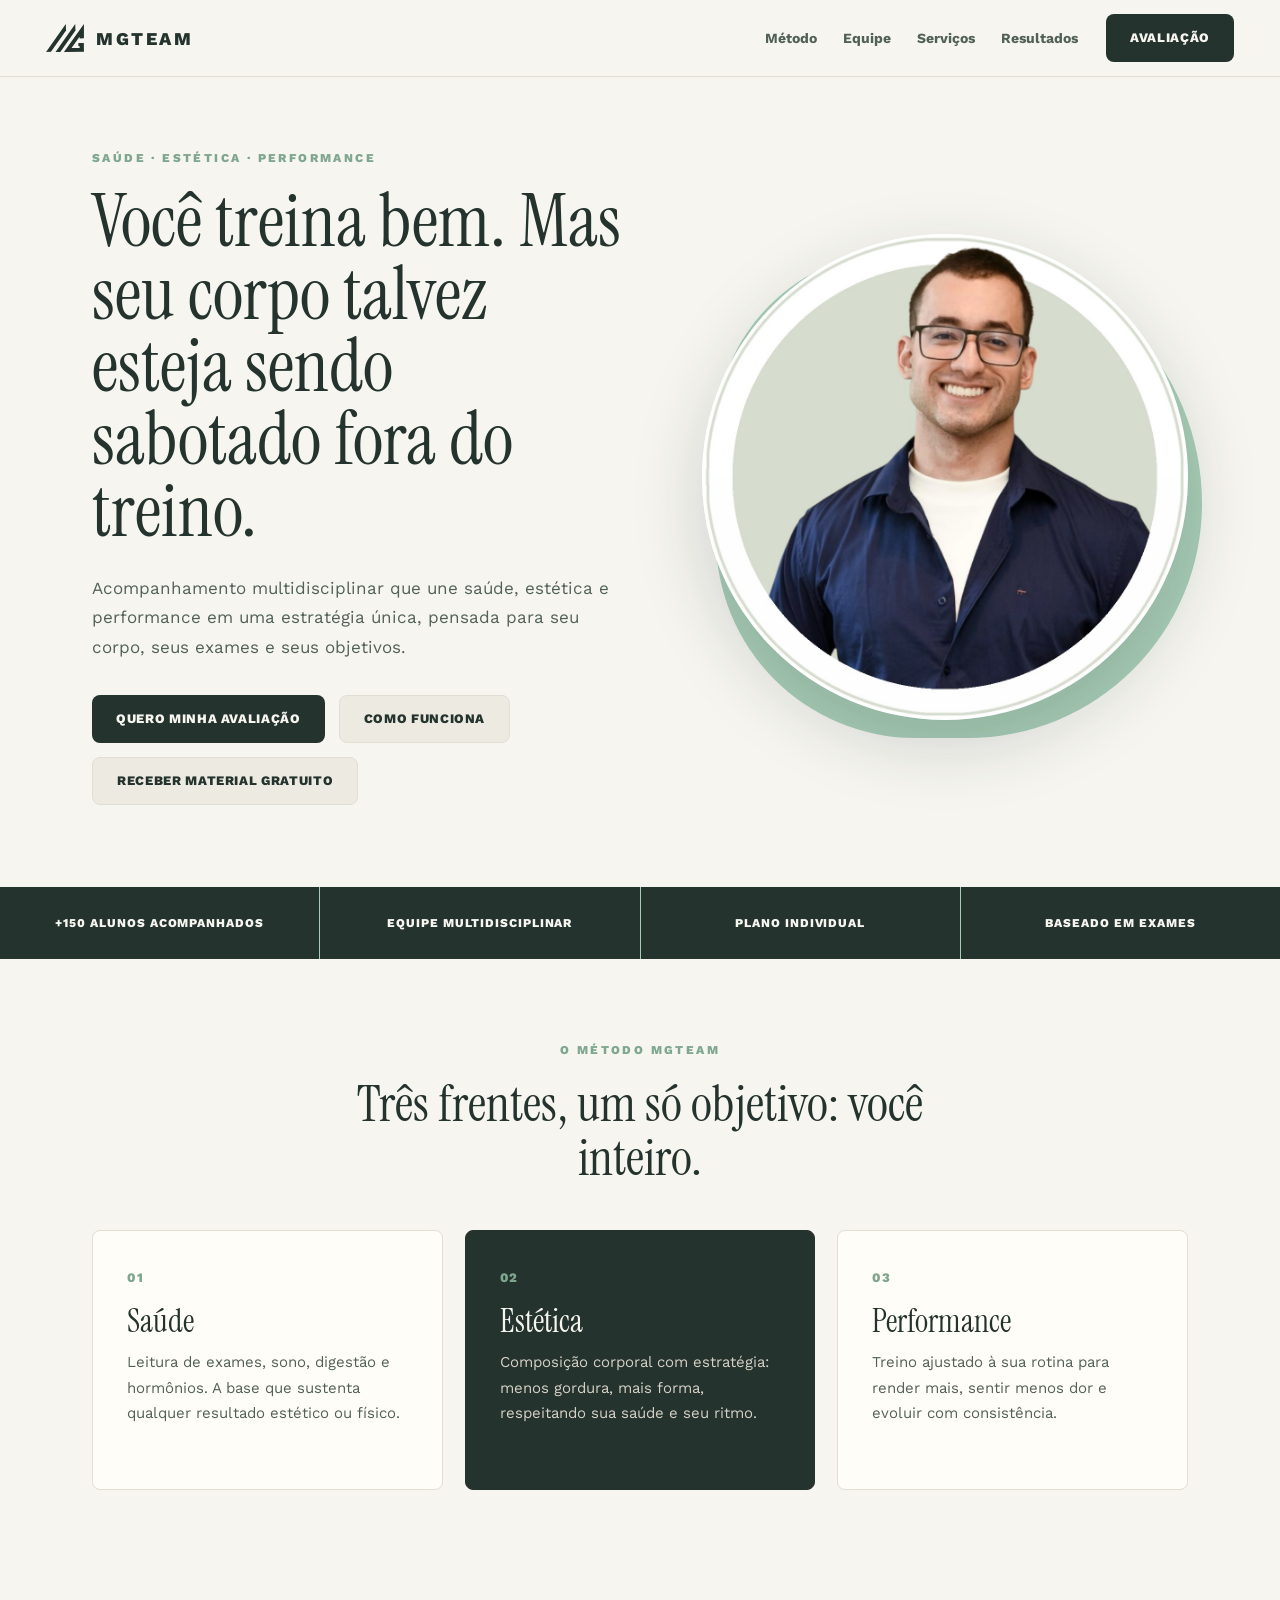
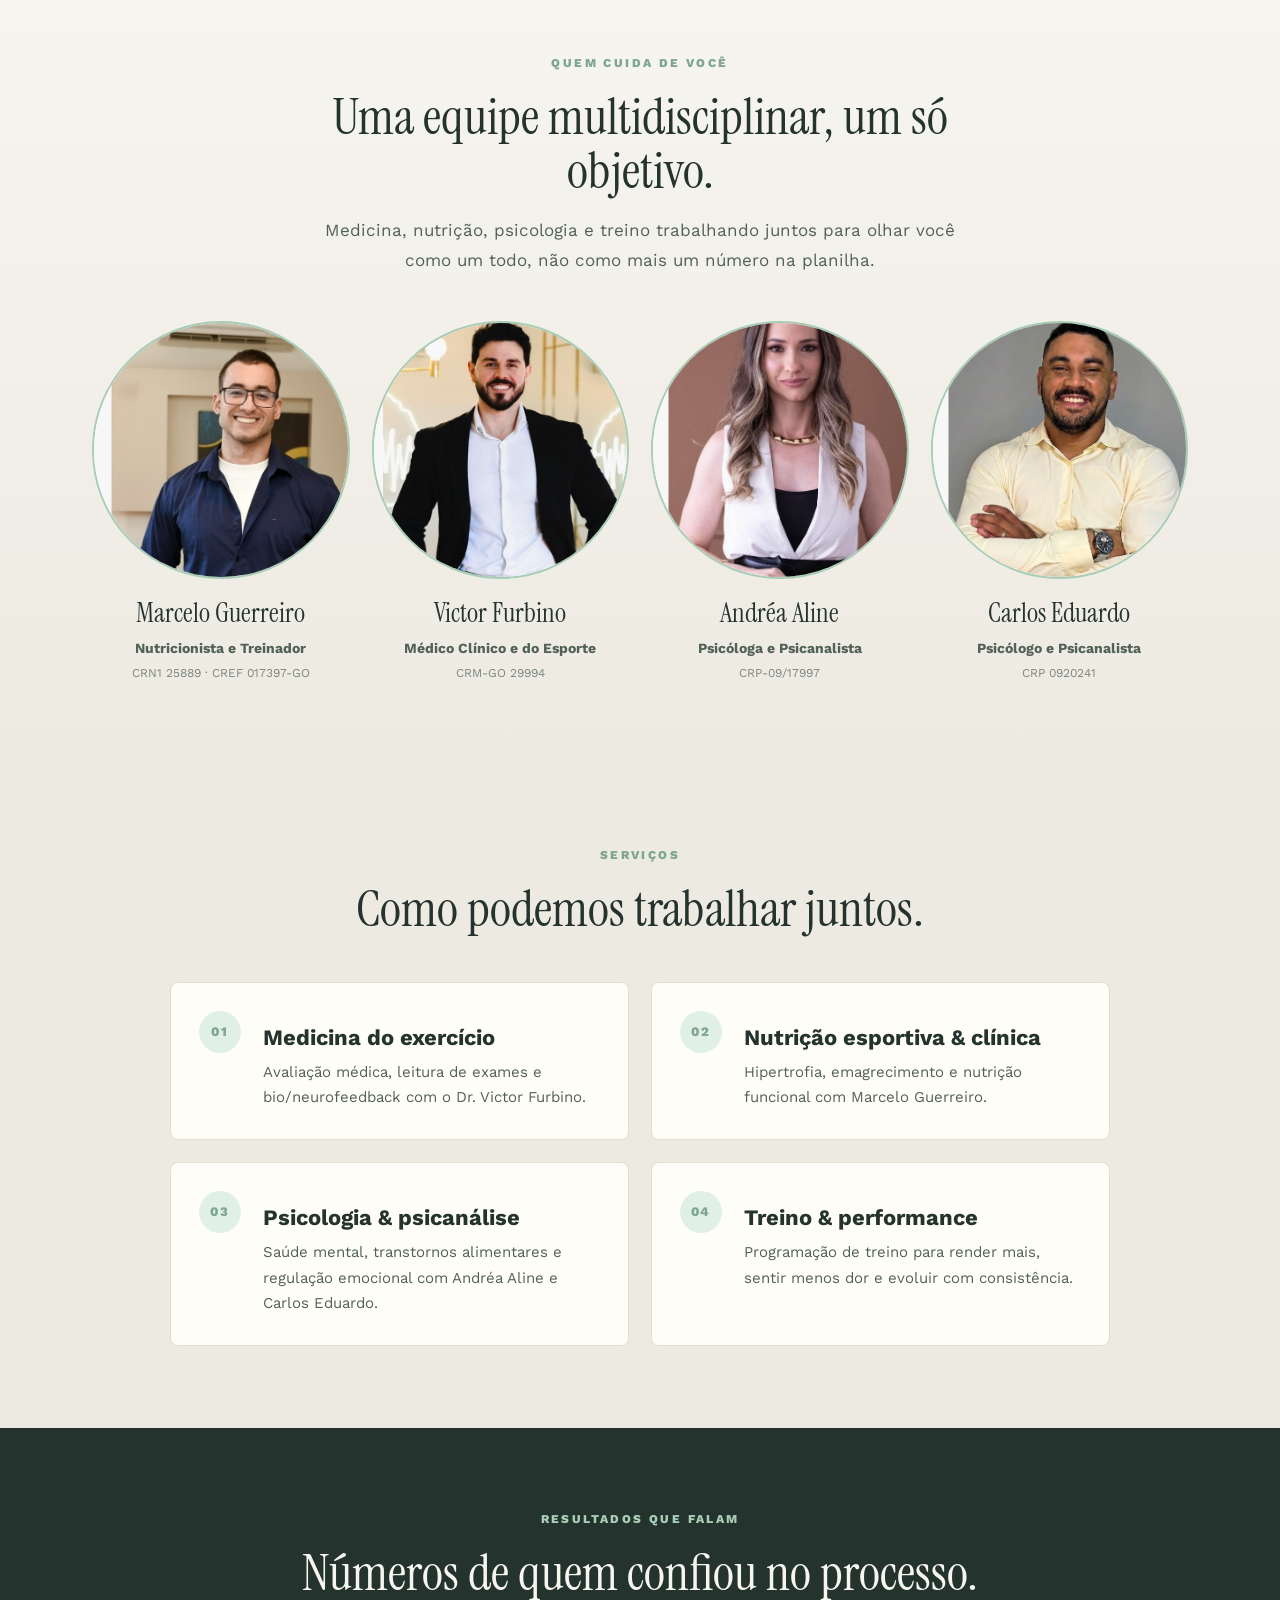
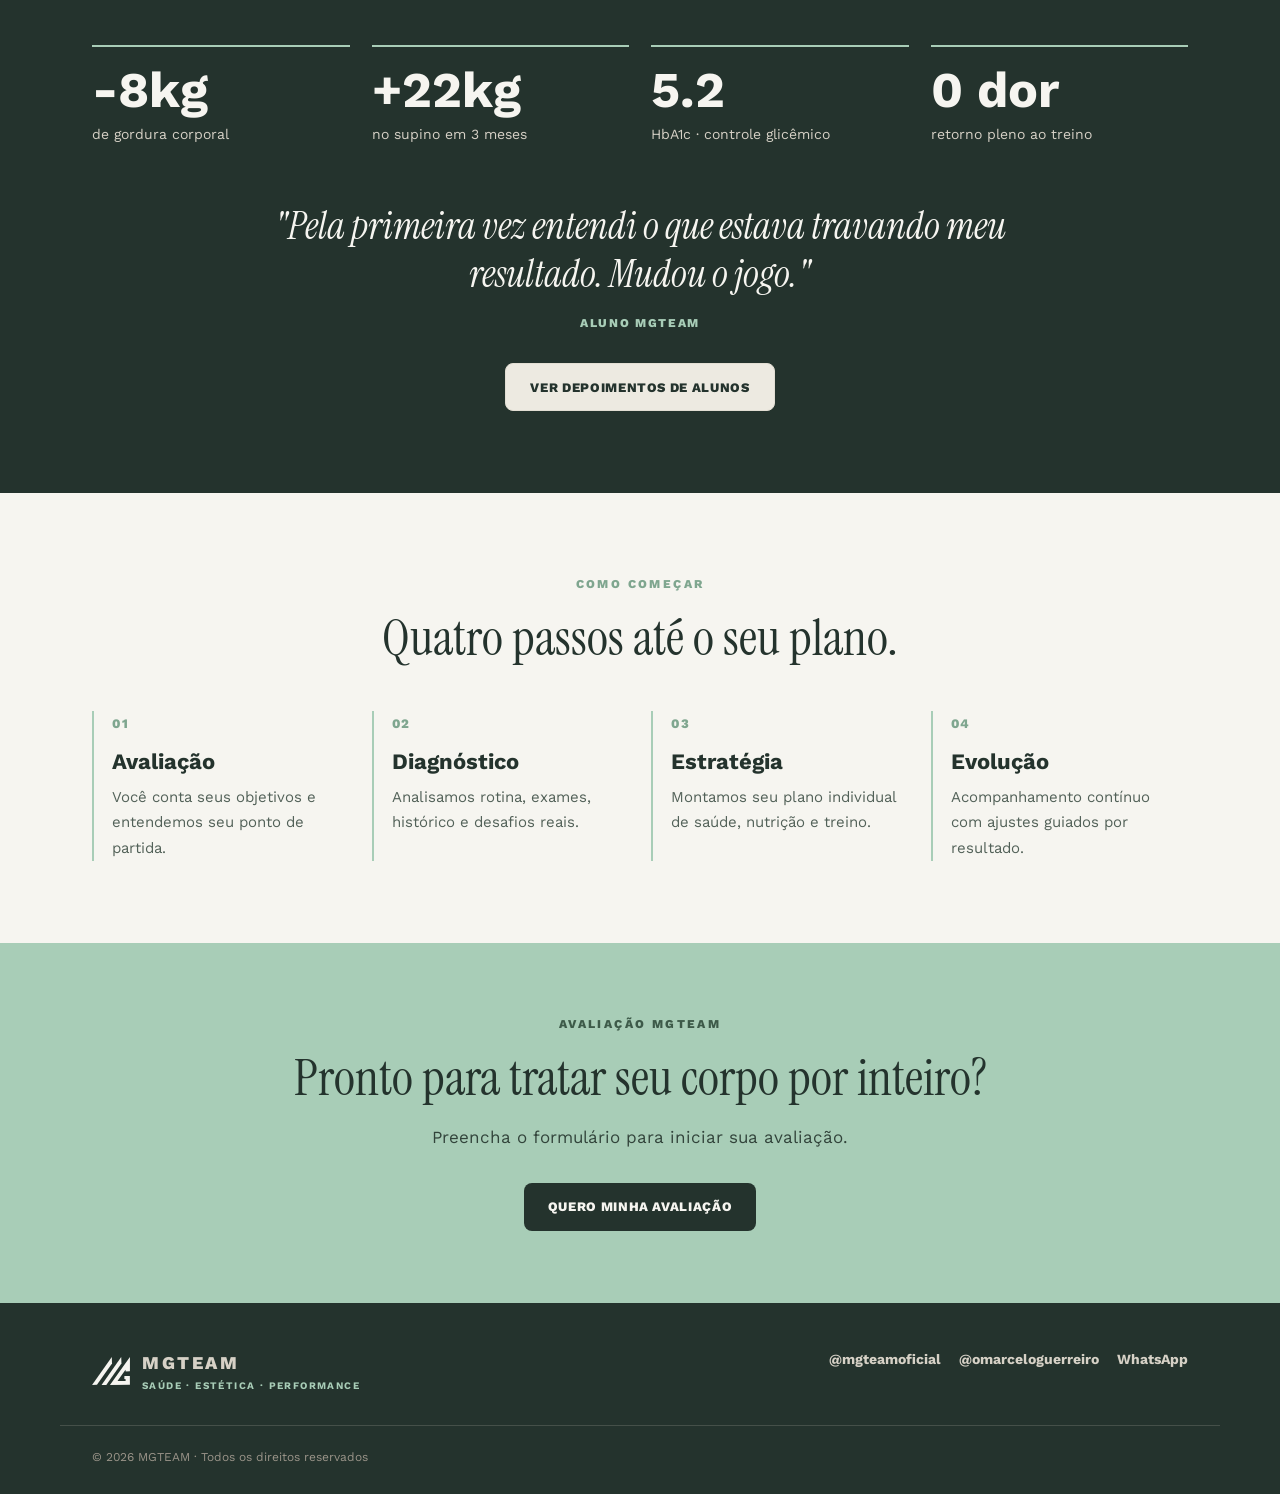
<file: index.html>
<!doctype html>
<html lang="pt-BR">
<head>
  <meta charset="utf-8">
  <meta name="viewport" content="width=device-width, initial-scale=1">
  <title>MGTEAM | Saúde, estética e performance</title>
  <meta name="description" content="Acompanhamento multidisciplinar MGTEAM para saúde, estética e performance com estratégia individualizada.">
  <link rel="preconnect" href="https://fonts.googleapis.com">
  <link rel="preconnect" href="https://fonts.gstatic.com" crossorigin>
  <link href="https://fonts.googleapis.com/css2?family=Work+Sans:wght@400;500;600;700;800&family=Instrument+Serif:ital@0;1&display=swap" rel="stylesheet">
  <link rel="stylesheet" href="styles.css?v=20260722-hero-material">
  <!-- Brevo Conversations -->
  <script>
    (function(d, w, c) {
      w.BrevoConversationsID = '6a4c31c8dc726d72b2077241';
      w[c] = w[c] || function() {
        (w[c].q = w[c].q || []).push(arguments);
      };
      var s = d.createElement('script');
      s.async = true;
      s.src = 'https://conversations-widget.brevo.com/brevo-conversations.js';
      if (d.head) d.head.appendChild(s);
    })(document, window, 'BrevoConversations');
  </script>
  <!-- /Brevo Conversations -->
</head>
<body>
  <header class="site-header">
    <a class="brand" href="#top" aria-label="MGTEAM">
      <svg class="brand-mark" viewBox="0 0 877 647" aria-hidden="true">
        <path d="M876,0 L414,646 L876,644 L874,437 L748,437 L747,511 L777,513 L776,555 L589,555 L774,293 L778,334 L876,332 Z"></path>
        <path d="M675,0 L220,646 L330,645 L680,149 Z"></path>
        <path d="M457,0 L1,646 L114,642 L462,149 Z"></path>
      </svg>
      <span>MGTEAM</span>
    </a>
    <nav class="main-nav" aria-label="Navegação principal">
      <a href="#metodo">Método</a>
      <a href="#equipe">Equipe</a>
      <a href="#servicos">Serviços</a>
      <a href="#resultados">Resultados</a>
    </nav>
    <a class="header-cta" href="https://forms.gle/mUv1stFiL9fhPiTS8" target="_blank" rel="noopener">Avaliação</a>
  </header>

  <main id="top">
    <section class="hero section-pad">
      <div class="container hero-grid">
        <div class="hero-copy">
          <p class="eyebrow">Saúde · Estética · Performance</p>
          <h1>Você treina bem. Mas seu corpo talvez esteja sendo sabotado fora do treino.</h1>
          <p class="hero-lede">Acompanhamento multidisciplinar que une saúde, estética e performance em uma estratégia única, pensada para seu corpo, seus exames e seus objetivos.</p>
          <div class="action-row">
            <a class="button button-dark" href="https://forms.gle/mUv1stFiL9fhPiTS8" target="_blank" rel="noopener">Quero minha avaliação</a>
            <a class="button button-soft" href="#metodo">Como funciona</a>
          </div>
          <div class="hero-material-action">
            <a class="button button-soft" href="https://pdf.mgteam.com.br/" target="_blank" rel="noopener">Receber material gratuito</a>
          </div>
        </div>
        <div class="hero-media" aria-label="Equipe MGTEAM">
          <img src="uploads/Photoroom_20260624_181038.jpeg" alt="Profissional da equipe MGTEAM">
        </div>
      </div>
    </section>

    <section class="proof-strip" aria-label="Destaques MGTEAM">
      <span>+150 alunos acompanhados</span>
      <span>Equipe multidisciplinar</span>
      <span>Plano individual</span>
      <span>Baseado em exames</span>
    </section>

    <section id="metodo" class="section-pad">
      <div class="container">
        <div class="section-heading">
          <p class="eyebrow">O método MGTEAM</p>
          <h2>Três frentes, um só objetivo: você inteiro.</h2>
        </div>
        <div class="pillar-grid">
          <article class="pillar-card">
            <span>01</span>
            <h3>Saúde</h3>
            <p>Leitura de exames, sono, digestão e hormônios. A base que sustenta qualquer resultado estético ou físico.</p>
          </article>
          <article class="pillar-card pillar-card-dark">
            <span>02</span>
            <h3>Estética</h3>
            <p>Composição corporal com estratégia: menos gordura, mais forma, respeitando sua saúde e seu ritmo.</p>
          </article>
          <article class="pillar-card">
            <span>03</span>
            <h3>Performance</h3>
            <p>Treino ajustado à sua rotina para render mais, sentir menos dor e evoluir com consistência.</p>
          </article>
        </div>
      </div>
    </section>

    <section id="equipe" class="section-pad team-section">
      <div class="container">
        <div class="section-heading">
          <p class="eyebrow">Quem cuida de você</p>
          <h2>Uma equipe multidisciplinar, um só objetivo.</h2>
          <p>Medicina, nutrição, psicologia e treino trabalhando juntos para olhar você como um todo, não como mais um número na planilha.</p>
        </div>
        <div class="team-grid">
          <article class="team-card">
            <img src="team/marcelo.png" alt="Marcelo Guerreiro">
            <h3>Marcelo Guerreiro</h3>
            <p>Nutricionista e Treinador</p>
            <span>CRN1 25889 · CREF 017397-GO</span>
          </article>
          <article class="team-card">
            <img src="team/victor.png" alt="Victor Furbino">
            <h3>Victor Furbino</h3>
            <p>Médico Clínico e do Esporte</p>
            <span>CRM-GO 29994</span>
          </article>
          <article class="team-card">
            <img src="team/andrea.png" alt="Andréa Aline">
            <h3>Andréa Aline</h3>
            <p>Psicóloga e Psicanalista</p>
            <span>CRP-09/17997</span>
          </article>
          <article class="team-card">
            <img src="team/carlos.png" alt="Carlos Eduardo">
            <h3>Carlos Eduardo</h3>
            <p>Psicólogo e Psicanalista</p>
            <span>CRP 0920241</span>
          </article>
        </div>
      </div>
    </section>

    <section id="servicos" class="section-pad services-section">
      <div class="container">
        <div class="section-heading">
          <p class="eyebrow">Serviços</p>
          <h2>Como podemos trabalhar juntos.</h2>
        </div>
        <div class="service-grid">
          <article class="service-card">
            <span class="service-icon">01</span>
            <div>
              <h3>Medicina do exercício</h3>
              <p>Avaliação médica, leitura de exames e bio/neurofeedback com o Dr. Victor Furbino.</p>
            </div>
          </article>
          <article class="service-card">
            <span class="service-icon">02</span>
            <div>
              <h3>Nutrição esportiva & clínica</h3>
              <p>Hipertrofia, emagrecimento e nutrição funcional com Marcelo Guerreiro.</p>
            </div>
          </article>
          <article class="service-card">
            <span class="service-icon">03</span>
            <div>
              <h3>Psicologia & psicanálise</h3>
              <p>Saúde mental, transtornos alimentares e regulação emocional com Andréa Aline e Carlos Eduardo.</p>
            </div>
          </article>
          <article class="service-card">
            <span class="service-icon">04</span>
            <div>
              <h3>Treino & performance</h3>
              <p>Programação de treino para render mais, sentir menos dor e evoluir com consistência.</p>
            </div>
          </article>
        </div>
      </div>
    </section>

    <section id="resultados" class="section-pad results-section">
      <div class="container">
        <div class="section-heading section-heading-light">
          <p class="eyebrow">Resultados que falam</p>
          <h2>Números de quem confiou no processo.</h2>
        </div>
        <div class="results-grid">
          <article>
            <strong>-8kg</strong>
            <span>de gordura corporal</span>
          </article>
          <article>
            <strong>+22kg</strong>
            <span>no supino em 3 meses</span>
          </article>
          <article>
            <strong>5.2</strong>
            <span>HbA1c · controle glicêmico</span>
          </article>
          <article>
            <strong>0 dor</strong>
            <span>retorno pleno ao treino</span>
          </article>
        </div>
        <blockquote>
          "Pela primeira vez entendi o que estava travando meu resultado. Mudou o jogo."
          <cite>Aluno MGTEAM</cite>
        </blockquote>
        <div class="action-row results-actions">
          <a class="button button-soft" href="https://depoimentos.mgteam.com.br/" target="_blank" rel="noopener">Ver depoimentos de alunos</a>
        </div>
      </div>
    </section>

    <section class="section-pad">
      <div class="container">
        <div class="section-heading">
          <p class="eyebrow">Como começar</p>
          <h2>Quatro passos até o seu plano.</h2>
        </div>
        <div class="steps-grid">
          <article>
            <span>01</span>
            <h3>Avaliação</h3>
            <p>Você conta seus objetivos e entendemos seu ponto de partida.</p>
          </article>
          <article>
            <span>02</span>
            <h3>Diagnóstico</h3>
            <p>Analisamos rotina, exames, histórico e desafios reais.</p>
          </article>
          <article>
            <span>03</span>
            <h3>Estratégia</h3>
            <p>Montamos seu plano individual de saúde, nutrição e treino.</p>
          </article>
          <article>
            <span>04</span>
            <h3>Evolução</h3>
            <p>Acompanhamento contínuo com ajustes guiados por resultado.</p>
          </article>
        </div>
      </div>
    </section>

    <section id="avaliacao" class="cta-section">
      <div class="container cta-box">
        <p class="eyebrow">Avaliação MGTEAM</p>
        <h2>Pronto para tratar seu corpo por inteiro?</h2>
        <p>Preencha o formulário para iniciar sua avaliação.</p>
        <div class="action-row cta-actions">
          <a class="button button-dark" href="https://forms.gle/mUv1stFiL9fhPiTS8" target="_blank" rel="noopener">Quero minha avaliação</a>
        </div>
      </div>
    </section>
  </main>

  <footer class="site-footer">
    <div class="container footer-grid">
      <div class="footer-brand">
        <svg class="brand-mark" viewBox="0 0 877 647" aria-hidden="true">
          <path d="M876,0 L414,646 L876,644 L874,437 L748,437 L747,511 L777,513 L776,555 L589,555 L774,293 L778,334 L876,332 Z"></path>
          <path d="M675,0 L220,646 L330,645 L680,149 Z"></path>
          <path d="M457,0 L1,646 L114,642 L462,149 Z"></path>
        </svg>
        <div>
          <strong>MGTEAM</strong>
          <span>Saúde · Estética · Performance</span>
        </div>
      </div>
      <div class="footer-links">
        <a href="https://instagram.com/mgteamoficial" target="_blank" rel="noopener">@mgteamoficial</a>
        <a href="https://instagram.com/omarceloguerreiro" target="_blank" rel="noopener">@omarceloguerreiro</a>
        <a href="https://wa.me/message/BDFN72YF4GTEN1" target="_blank" rel="noopener">WhatsApp</a>
      </div>
    </div>
    <div class="container copyright">© 2026 MGTEAM · Todos os direitos reservados</div>
  </footer>
</body>
</html>
</file>
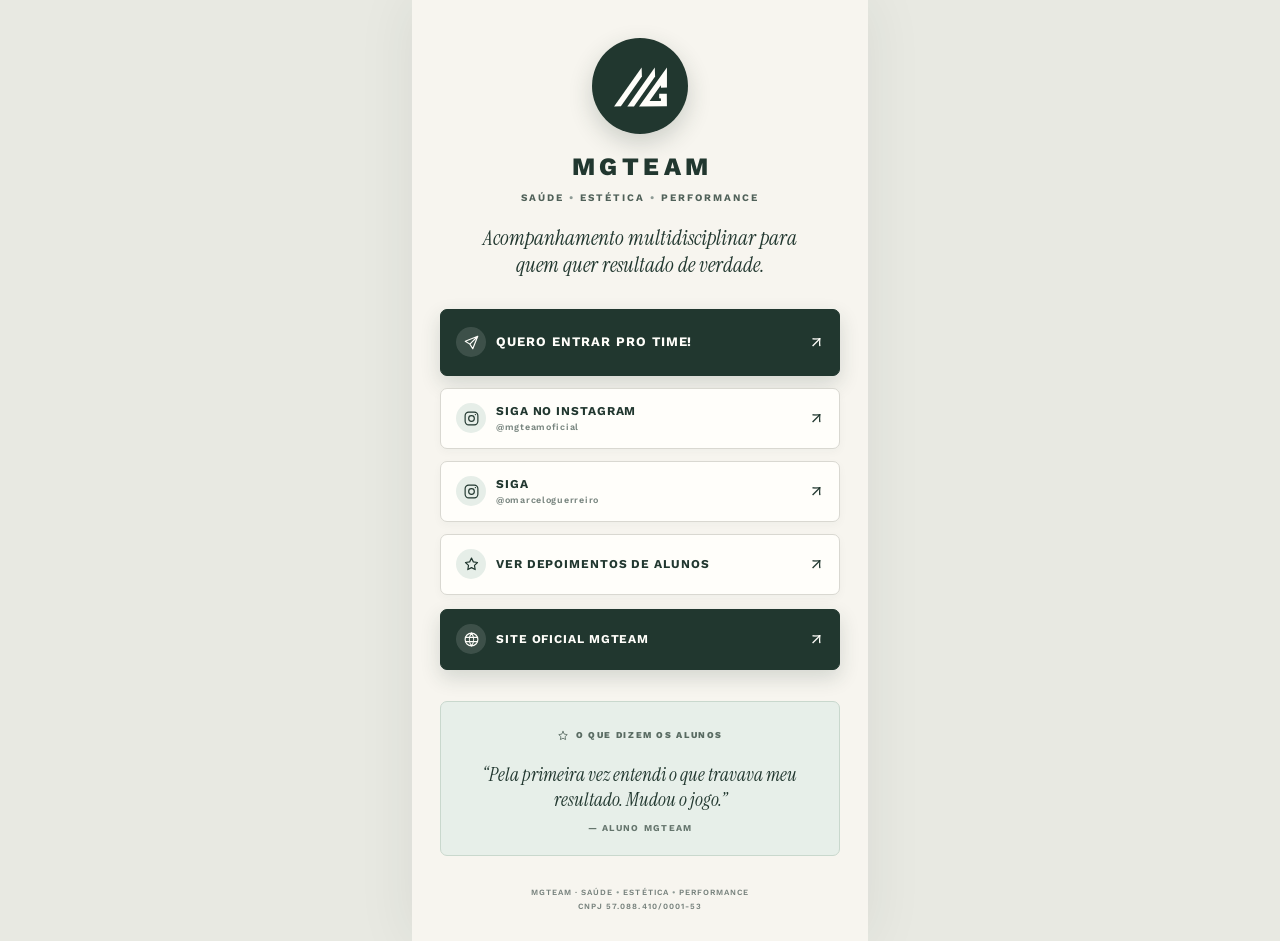
<file: link/index.html>
<!doctype html>
<html lang="pt-BR">
<head>
  <meta charset="utf-8">
  <meta name="viewport" content="width=device-width, initial-scale=1">
  <title>MGTEAM | Links oficiais</title>
  <meta name="description" content="Links oficiais da MGTEAM: avaliação, Instagram, site e depoimentos.">
  <meta name="theme-color" content="#21372f">
  <link rel="canonical" href="https://link.mgteam.com.br/">
  <link rel="preconnect" href="https://fonts.googleapis.com">
  <link rel="preconnect" href="https://fonts.gstatic.com" crossorigin>
  <link href="https://fonts.googleapis.com/css2?family=Instrument+Serif:ital@0;1&amp;family=Work+Sans:wght@400;500;600;700;800&amp;display=swap" rel="stylesheet">
  <link rel="stylesheet" href="styles.css?v=20260722-mobile">
</head>
<body>
  <main class="links-card">
    <header class="profile">
      <div class="brand-seal" aria-hidden="true">
        <svg viewBox="0 0 877 647" role="img">
          <path d="M876,0 L414,646 L876,644 L874,437 L748,437 L747,511 L777,513 L776,555 L589,555 L774,293 L778,334 L876,332 Z"></path>
          <path d="M675,0 L220,646 L330,645 L680,149 Z"></path>
          <path d="M457,0 L1,646 L114,642 L462,149 Z"></path>
        </svg>
      </div>
      <p class="brand-name">MGTEAM</p>
      <p class="brand-line">Saúde <span>•</span> Estética <span>•</span> Performance</p>
      <p class="intro">Acompanhamento multidisciplinar para quem quer resultado de verdade.</p>
    </header>

    <nav class="links" aria-label="Links oficiais MGTEAM">
      <a class="link-button link-button-primary" href="https://forms.gle/mUv1stFiL9fhPiTS8" target="_blank" rel="noopener noreferrer">
        <span class="link-icon" aria-hidden="true">
          <svg viewBox="0 0 24 24"><path d="M20.8 3.2 9.7 14.3M20.8 3.2l-7 17.6-4.1-6.5-6.5-4.1 17.6-7Z"></path></svg>
        </span>
        <span>Quero entrar pro time!</span>
        <span class="link-arrow" aria-hidden="true">↗</span>
      </a>

      <a class="link-button" href="https://www.instagram.com/mgteamoficial" target="_blank" rel="noopener noreferrer">
        <span class="link-icon" aria-hidden="true">
          <svg viewBox="0 0 24 24"><rect x="3" y="3" width="18" height="18" rx="5"></rect><circle cx="12" cy="12" r="4"></circle><circle class="icon-fill" cx="17.5" cy="6.5" r="1"></circle></svg>
        </span>
        <span>Siga no Instagram <small>@mgteamoficial</small></span>
        <span class="link-arrow" aria-hidden="true">↗</span>
      </a>

      <a class="link-button" href="https://www.instagram.com/omarceloguerreiro" target="_blank" rel="noopener noreferrer">
        <span class="link-icon" aria-hidden="true">
          <svg viewBox="0 0 24 24"><rect x="3" y="3" width="18" height="18" rx="5"></rect><circle cx="12" cy="12" r="4"></circle><circle class="icon-fill" cx="17.5" cy="6.5" r="1"></circle></svg>
        </span>
        <span>Siga <small>@omarceloguerreiro</small></span>
        <span class="link-arrow" aria-hidden="true">↗</span>
      </a>

      <a class="link-button" href="https://depoimentos.mgteam.com.br/" target="_blank" rel="noopener noreferrer">
        <span class="link-icon" aria-hidden="true">
          <svg viewBox="0 0 24 24"><path d="m12 3 2.6 5.3 5.9.9-4.3 4.1 1 5.9-5.2-2.8-5.2 2.8 1-5.9-4.3-4.1 5.9-.9L12 3Z"></path></svg>
        </span>
        <span>Ver depoimentos de alunos</span>
        <span class="link-arrow" aria-hidden="true">↗</span>
      </a>

      <a class="link-button link-button-site" href="https://mgteam.com.br/" target="_blank" rel="noopener noreferrer">
        <span class="link-icon" aria-hidden="true">
          <svg viewBox="0 0 24 24"><circle cx="12" cy="12" r="9"></circle><path d="M3.5 9h17M3.5 15h17M12 3a15.3 15.3 0 0 1 0 18M12 3a15.3 15.3 0 0 0 0 18"></path></svg>
        </span>
        <span>Site oficial MGTEAM</span>
        <span class="link-arrow" aria-hidden="true">↗</span>
      </a>
    </nav>

    <section class="testimonial" aria-labelledby="testimonial-title">
      <p class="section-label" id="testimonial-title">
        <svg viewBox="0 0 24 24" aria-hidden="true"><path d="m12 3 2.6 5.3 5.9.9-4.3 4.1 1 5.9-5.2-2.8-5.2 2.8 1-5.9-4.3-4.1 5.9-.9L12 3Z"></path></svg>
        O que dizem os alunos
      </p>
      <blockquote>
        “Pela primeira vez entendi o que travava meu resultado. Mudou o jogo.”
        <cite>— Aluno MGTEAM</cite>
      </blockquote>
    </section>

    <footer>
      <p>MGTEAM · Saúde <span>•</span> Estética <span>•</span> Performance</p>
      <p>CNPJ 57.088.410/0001-53</p>
    </footer>
  </main>
</body>
</html>
</file>
<file: styles.css>
:root {
  --ink: #24332d;
  --muted: #526158;
  --line: #e2ded3;
  --paper: #f6f5f0;
  --paper-strong: #fffdf7;
  --mist: #edeae1;
  --sage: #a8cdb7;
  --sage-dark: #7fa68f;
  --clay: #c9a06d;
  --radius: 8px;
  --shadow: 0 24px 70px rgba(36, 51, 45, 0.18);
}

* {
  box-sizing: border-box;
}

html {
  scroll-behavior: smooth;
  width: 100%;
  max-width: 100%;
  overflow-x: hidden;
  overscroll-behavior-x: none;
}

body {
  position: relative;
  width: 100%;
  max-width: 100%;
  margin: 0;
  background: var(--paper);
  color: var(--ink);
  font-family: "Work Sans", Arial, sans-serif;
  line-height: 1.5;
  overflow-x: hidden;
  overscroll-behavior-x: none;
  touch-action: pan-y;
}

body > * {
  max-width: 100vw;
}

main,
section,
.site-header,
.site-footer {
  max-width: 100%;
  overflow-x: hidden;
}

img,
svg {
  display: block;
  max-width: 100%;
}

a {
  color: inherit;
  text-decoration: none;
  touch-action: manipulation;
}

::selection {
  background: var(--sage);
}

.container {
  width: min(100%, 1160px);
  margin: 0 auto;
  padding: 0 32px;
}

.section-pad {
  padding: 82px 0;
}

.site-header {
  position: sticky;
  top: 0;
  z-index: 10;
  display: grid;
  grid-template-columns: auto 1fr auto;
  align-items: center;
  gap: 28px;
  padding: 14px clamp(20px, 4vw, 46px);
  background: rgba(246, 245, 240, 0.94);
  border-bottom: 1px solid var(--line);
  backdrop-filter: blur(12px);
}

.brand,
.footer-brand {
  display: inline-flex;
  align-items: center;
  gap: 12px;
  min-width: 0;
}

.brand span,
.footer-brand strong {
  font-size: 18px;
  font-weight: 800;
  letter-spacing: 0.14em;
}

.brand-mark {
  width: 38px;
  height: 28px;
  color: var(--ink);
  flex: 0 0 auto;
}

.brand-mark path {
  fill: currentColor;
}

.main-nav {
  justify-self: end;
  display: flex;
  align-items: center;
  gap: 26px;
  color: var(--muted);
  font-size: 14px;
  font-weight: 700;
}

.main-nav a,
.footer-links a {
  transition: color 160ms ease;
}

.main-nav a:hover,
.footer-links a:hover {
  color: var(--sage-dark);
}

.header-cta,
.button {
  display: inline-flex;
  align-items: center;
  justify-content: center;
  min-height: 48px;
  padding: 0 24px;
  border-radius: var(--radius);
  font-size: 13px;
  font-weight: 800;
  letter-spacing: 0.05em;
  text-align: center;
  text-transform: uppercase;
}

.header-cta,
.button-dark {
  background: var(--ink);
  color: var(--paper);
}

.button-soft {
  background: var(--mist);
  color: var(--ink);
  border: 1px solid var(--line);
}

.hero {
  padding-top: 72px;
}

.hero-grid {
  display: grid;
  grid-template-columns: minmax(0, 1.05fr) minmax(320px, 0.95fr);
  gap: clamp(34px, 6vw, 72px);
  align-items: center;
}

.eyebrow {
  margin: 0 0 18px;
  color: var(--sage-dark);
  font-size: 12px;
  font-weight: 800;
  letter-spacing: 0.2em;
  text-transform: uppercase;
}

h1,
h2,
h3,
p {
  overflow-wrap: break-word;
}

h1,
h2 {
  margin: 0;
  font-family: "Instrument Serif", Georgia, serif;
  font-weight: 400;
  letter-spacing: 0;
}

h1 {
  max-width: 720px;
  font-size: clamp(42px, 6vw, 74px);
  line-height: 0.98;
}

h2 {
  font-size: clamp(34px, 4vw, 52px);
  line-height: 1.05;
}

.hero-lede,
.section-heading > p:not(.eyebrow),
.cta-box > p:not(.eyebrow) {
  color: var(--muted);
  font-size: 17px;
  line-height: 1.75;
}

.hero-lede {
  max-width: 560px;
  margin: 26px 0 32px;
}

.action-row {
  display: flex;
  flex-wrap: wrap;
  gap: 14px;
}

.hero-material-action {
  margin-top: 14px;
}

.hero-media {
  position: relative;
  isolation: isolate;
  width: 100%;
  max-width: 520px;
  justify-self: center;
}

.hero-media::before {
  content: "";
  position: absolute;
  inset: 18px -14px -18px 14px;
  z-index: -1;
  background: var(--sage);
  border-radius: 42% 58% 54% 46%;
}

.hero-media img {
  width: 100%;
  aspect-ratio: 1 / 1;
  object-fit: cover;
  border-radius: 50%;
  box-shadow: var(--shadow);
}

.proof-strip {
  display: grid;
  grid-template-columns: repeat(4, minmax(0, 1fr));
  gap: 1px;
  background: var(--sage);
  color: var(--paper);
}

.proof-strip span {
  display: flex;
  align-items: center;
  justify-content: center;
  min-height: 72px;
  padding: 16px 14px;
  background: var(--ink);
  font-size: 12px;
  font-weight: 800;
  letter-spacing: 0.08em;
  text-align: center;
  text-transform: uppercase;
}

.section-heading {
  max-width: 690px;
  margin: 0 auto 46px;
  text-align: center;
}

.section-heading > p:not(.eyebrow) {
  margin: 18px auto 0;
  max-width: 650px;
}

.pillar-grid,
.team-grid,
.service-grid,
.results-grid,
.steps-grid {
  display: grid;
  gap: 22px;
}

.pillar-grid {
  grid-template-columns: repeat(3, minmax(0, 1fr));
}

.pillar-card,
.service-card {
  border: 1px solid var(--line);
  border-radius: var(--radius);
  background: var(--paper-strong);
}

.pillar-card {
  min-height: 260px;
  padding: 34px;
}

.pillar-card span,
.steps-grid span,
.service-icon {
  color: var(--sage-dark);
  font-size: 13px;
  font-weight: 800;
  letter-spacing: 0.12em;
}

.pillar-card h3,
.team-card h3,
.service-card h3,
.steps-grid h3 {
  margin: 14px 0 10px;
  font-size: 22px;
  line-height: 1.15;
}

.pillar-card h3 {
  font-family: "Instrument Serif", Georgia, serif;
  font-size: 32px;
  font-weight: 400;
}

.pillar-card p,
.service-card p,
.steps-grid p {
  margin: 0;
  color: var(--muted);
  font-size: 15px;
  line-height: 1.7;
}

.pillar-card-dark {
  background: var(--ink);
  color: var(--paper);
  border-color: var(--ink);
}

.pillar-card-dark p {
  color: #d6d1c6;
}

.team-section {
  background: linear-gradient(180deg, var(--paper) 0%, var(--mist) 100%);
}

.team-grid {
  grid-template-columns: repeat(4, minmax(0, 1fr));
}

.team-card {
  text-align: center;
}

.team-card img {
  width: 100%;
  aspect-ratio: 1 / 1;
  object-fit: cover;
  object-position: center 14%;
  border: 2px solid var(--sage);
  border-radius: 50%;
  background: var(--paper-strong);
}

.team-card h3 {
  margin-top: 18px;
  font-family: "Instrument Serif", Georgia, serif;
  font-size: 27px;
  font-weight: 400;
}

.team-card p {
  margin: 0;
  color: var(--muted);
  font-size: 14px;
  font-weight: 700;
}

.team-card span {
  display: block;
  margin-top: 5px;
  color: #7c877f;
  font-size: 12px;
}

.services-section {
  background: var(--mist);
}

.service-grid {
  grid-template-columns: repeat(2, minmax(0, 1fr));
  max-width: 940px;
  margin: 0 auto;
}

.service-card {
  display: grid;
  grid-template-columns: 46px 1fr;
  gap: 18px;
  padding: 28px;
}

.service-icon {
  display: grid;
  place-items: center;
  width: 42px;
  height: 42px;
  border-radius: 50%;
  background: #e0f0e7;
}

.results-section {
  background: var(--ink);
  color: var(--paper);
}

.section-heading-light .eyebrow {
  color: var(--sage);
}

.results-grid {
  grid-template-columns: repeat(4, minmax(0, 1fr));
}

.results-grid article {
  border-top: 2px solid var(--sage);
  padding-top: 18px;
}

.results-grid strong {
  display: block;
  font-size: clamp(34px, 4vw, 50px);
  line-height: 1;
}

.results-grid span {
  display: block;
  margin-top: 9px;
  color: #d6d1c6;
  font-size: 14px;
}

blockquote {
  max-width: 780px;
  margin: 58px auto 0;
  font-family: "Instrument Serif", Georgia, serif;
  font-size: clamp(28px, 3vw, 38px);
  font-style: italic;
  line-height: 1.25;
  text-align: center;
}

cite {
  display: block;
  margin-top: 18px;
  color: var(--sage);
  font-family: "Work Sans", Arial, sans-serif;
  font-size: 12px;
  font-style: normal;
  font-weight: 800;
  letter-spacing: 0.14em;
  text-transform: uppercase;
}

.results-actions {
  justify-content: center;
  margin-top: 32px;
}

.steps-grid {
  grid-template-columns: repeat(4, minmax(0, 1fr));
}

.steps-grid article {
  padding: 0 4px 0 18px;
  border-left: 2px solid var(--sage);
}

.cta-section {
  padding: 72px 0;
  background: var(--sage);
}

.cta-box {
  max-width: 820px;
  text-align: center;
}

.cta-box .eyebrow {
  color: #3d5a49;
}

.cta-box p:not(.eyebrow) {
  max-width: 600px;
  margin: 18px auto 30px;
  color: #32443b;
}

.cta-actions {
  justify-content: center;
}

.site-footer {
  background: var(--ink);
  color: #d6d1c6;
  padding: 46px 0 28px;
}

.site-footer .brand-mark {
  color: var(--paper);
}

.footer-grid {
  display: flex;
  align-items: flex-start;
  justify-content: space-between;
  gap: 28px;
}

.footer-brand span {
  display: block;
  margin-top: 2px;
  color: var(--sage);
  font-size: 10px;
  font-weight: 700;
  letter-spacing: 0.14em;
  text-transform: uppercase;
}

.footer-links {
  display: flex;
  flex-wrap: wrap;
  justify-content: flex-end;
  gap: 18px;
  color: #d6d1c6;
  font-size: 14px;
  font-weight: 700;
}

.copyright {
  margin-top: 32px;
  padding-top: 22px;
  border-top: 1px solid rgba(214, 209, 198, 0.18);
  color: #9a9489;
  font-size: 12px;
}

@media (max-width: 940px) {
  .site-header {
    grid-template-columns: auto auto;
  }

  .main-nav {
    display: none;
  }

  .header-cta {
    justify-self: end;
  }

  .hero-grid {
    grid-template-columns: 1fr;
  }

  .hero-copy {
    text-align: center;
  }

  .hero-lede {
    margin-left: auto;
    margin-right: auto;
  }

  .action-row {
    justify-content: center;
  }

  .hero-media {
    max-width: 420px;
  }

  .proof-strip,
  .pillar-grid,
  .results-grid,
  .steps-grid {
    grid-template-columns: repeat(2, minmax(0, 1fr));
  }

  .team-grid {
    grid-template-columns: repeat(2, minmax(0, 1fr));
    max-width: 680px;
    margin: 0 auto;
  }
}

@media (max-width: 700px) {
  .container {
    padding: 0 20px;
  }

  .section-pad {
    padding: 60px 0;
  }

  .site-header {
    gap: 12px;
    padding: 12px 16px;
  }

  .brand span {
    font-size: 16px;
  }

  .brand-mark {
    width: 32px;
    height: 24px;
  }

  .header-cta {
    min-height: 42px;
    padding: 0 14px;
    font-size: 11px;
    letter-spacing: 0.04em;
  }

  .hero {
    padding-top: 48px;
  }

  h1 {
    font-size: 46px;
    line-height: 1.02;
  }

  h2 {
    font-size: 37px;
  }

  .hero-lede,
  .section-heading > p:not(.eyebrow),
  .cta-box > p:not(.eyebrow) {
    font-size: 16px;
  }

  .button {
    width: 100%;
    padding: 0 18px;
  }

  .action-row {
    flex-direction: column;
  }

  .hero-media {
    max-width: min(86vw, 360px);
    overflow: hidden;
    padding-bottom: 12px;
  }

  .hero-media::before {
    inset: 12px 0 0 0;
    transform: translate(8px, 8px);
  }

  .proof-strip,
  .pillar-grid,
  .team-grid,
  .service-grid,
  .results-grid,
  .steps-grid {
    grid-template-columns: 1fr;
  }

  .proof-strip span {
    min-height: 54px;
  }

  .pillar-card {
    min-height: auto;
    padding: 28px;
  }

  .team-grid {
    gap: 34px;
    max-width: 360px;
  }

  .service-card {
    grid-template-columns: 1fr;
    gap: 14px;
    padding: 24px;
  }

  .steps-grid article {
    padding-left: 16px;
  }

  .footer-grid {
    flex-direction: column;
  }

  .footer-links {
    justify-content: flex-start;
  }
}

@media (max-width: 390px) {
  .container {
    padding: 0 16px;
  }

  h1 {
    font-size: 40px;
  }

  h2 {
    font-size: 33px;
  }

  .header-cta {
    padding: 0 12px;
  }
}
</file>
<file: link/styles.css>
:root {
  --ink: #21372f;
  --ink-soft: #506159;
  --paper: #f7f5ef;
  --canvas: #e8e9e2;
  --line: #d9d8d1;
  --sage: #b8d2c1;
  --white: #fffefa;
}

* {
  box-sizing: border-box;
}

html {
  width: 100%;
  max-width: 100%;
  overflow-x: hidden;
  background: var(--canvas);
}

body {
  min-height: 100vh;
  margin: 0;
  overflow-x: hidden;
  background: var(--canvas);
  color: var(--ink);
  font-family: "Work Sans", Arial, sans-serif;
  line-height: 1.5;
}

a {
  color: inherit;
  text-decoration: none;
  -webkit-tap-highlight-color: transparent;
}

svg {
  display: block;
}

::selection {
  background: var(--sage);
  color: var(--ink);
}

.links-card {
  width: min(100%, 456px);
  min-height: 100vh;
  margin: 0 auto;
  padding: 38px 28px 28px;
  background: var(--paper);
  box-shadow: 0 0 54px rgba(33, 55, 47, 0.08);
}

.profile {
  text-align: center;
}

.brand-seal {
  display: grid;
  width: 96px;
  height: 96px;
  margin: 0 auto 18px;
  place-items: center;
  border-radius: 50%;
  background: var(--ink);
  box-shadow: 0 9px 24px rgba(33, 55, 47, 0.2);
}

.brand-seal svg {
  width: 53px;
  height: 40px;
  transform: translateY(1px);
}

.brand-seal path {
  fill: var(--white);
}

.brand-name {
  margin: 0;
  font-size: 25px;
  font-weight: 800;
  letter-spacing: 0.18em;
  line-height: 1.2;
  text-indent: 0.18em;
}

.brand-line {
  margin: 8px 0 0;
  color: var(--ink-soft);
  font-size: 10px;
  font-weight: 700;
  letter-spacing: 0.2em;
  text-transform: uppercase;
}

.brand-line span,
footer span {
  color: #8e9b95;
}

.intro {
  max-width: 330px;
  margin: 20px auto 0;
  font-family: "Instrument Serif", Georgia, serif;
  font-size: 21px;
  font-style: italic;
  line-height: 1.28;
}

.links {
  display: grid;
  gap: 12px;
  margin-top: 30px;
}

.link-button {
  display: grid;
  grid-template-columns: 30px minmax(0, 1fr) 22px;
  gap: 10px;
  align-items: center;
  min-height: 61px;
  padding: 10px 15px;
  border: 1px solid var(--line);
  border-radius: 7px;
  background: var(--white);
  box-shadow: 0 3px 10px rgba(33, 55, 47, 0.035);
  font-size: 12px;
  font-weight: 700;
  letter-spacing: 0.075em;
  line-height: 1.35;
  text-align: left;
  text-transform: uppercase;
  transition: border-color 160ms ease, box-shadow 160ms ease, transform 160ms ease;
}

.link-button:hover {
  border-color: #a7b9ae;
  box-shadow: 0 8px 22px rgba(33, 55, 47, 0.1);
  transform: translateY(-2px);
}

.link-button:focus-visible {
  outline: 3px solid rgba(127, 166, 143, 0.45);
  outline-offset: 3px;
}

.link-button-primary,
.link-button-site {
  border-color: var(--ink);
  background: var(--ink);
  color: var(--white);
  box-shadow: 0 8px 20px rgba(33, 55, 47, 0.16);
}

.link-button-primary {
  min-height: 67px;
  font-size: 13px;
}

.link-button-site {
  margin-top: 2px;
}

.link-button small {
  display: block;
  margin-top: 2px;
  color: #77847e;
  font-size: 9px;
  font-weight: 600;
  letter-spacing: 0.08em;
  text-transform: none;
}

.link-button-primary small,
.link-button-site small {
  color: #d8e2dc;
}

.link-icon {
  display: grid;
  width: 30px;
  height: 30px;
  place-items: center;
  border-radius: 50%;
  background: #e6eee8;
  color: var(--ink);
}

.link-button-primary .link-icon,
.link-button-site .link-icon {
  background: rgba(255, 255, 255, 0.13);
  color: var(--white);
}

.link-icon svg {
  width: 17px;
  height: 17px;
  fill: none;
  stroke: currentColor;
  stroke-linecap: round;
  stroke-linejoin: round;
  stroke-width: 1.65;
}

.link-icon .icon-fill {
  fill: currentColor;
  stroke: none;
}

.link-arrow {
  justify-self: end;
  font-size: 17px;
  font-weight: 400;
  line-height: 1;
}

.testimonial {
  margin-top: 31px;
  padding: 23px 22px 21px;
  border: 1px solid #c9d8cd;
  border-radius: 7px;
  background: #e7efe9;
  text-align: center;
}

.section-label {
  display: inline-flex;
  align-items: center;
  gap: 7px;
  margin: 0;
  color: #596b62;
  font-size: 9px;
  font-weight: 800;
  letter-spacing: 0.18em;
  text-transform: uppercase;
}

.section-label svg {
  width: 12px;
  height: 12px;
  fill: none;
  stroke: currentColor;
  stroke-linecap: round;
  stroke-linejoin: round;
  stroke-width: 1.7;
}

blockquote {
  margin: 13px 0 0;
  font-family: "Instrument Serif", Georgia, serif;
  font-size: 19px;
  font-style: italic;
  line-height: 1.35;
}

blockquote cite {
  display: block;
  margin-top: 9px;
  color: #65756d;
  font-family: "Work Sans", Arial, sans-serif;
  font-size: 9px;
  font-style: normal;
  font-weight: 700;
  letter-spacing: 0.14em;
  text-transform: uppercase;
}

footer {
  margin-top: 30px;
  color: #76817c;
  text-align: center;
}

footer p {
  margin: 0;
  font-size: 8px;
  font-weight: 600;
  letter-spacing: 0.13em;
  line-height: 1.7;
  text-transform: uppercase;
}

@media (max-width: 480px) {
  .links-card {
    min-height: 100svh;
    padding: max(18px, env(safe-area-inset-top)) 16px max(18px, env(safe-area-inset-bottom));
    box-shadow: none;
  }

  .brand-seal {
    width: 70px;
    height: 70px;
    margin-bottom: 11px;
  }

  .brand-seal svg {
    width: 41px;
    height: 31px;
  }

  .brand-name {
    font-size: 22px;
  }

  .brand-line {
    margin-top: 5px;
    font-size: 9px;
    letter-spacing: 0.15em;
  }

  .intro {
    max-width: 310px;
    margin-top: 12px;
    font-size: 18px;
    line-height: 1.22;
  }

  .links {
    gap: 9px;
    margin-top: 20px;
  }

  .link-button {
    grid-template-columns: 28px minmax(0, 1fr) 18px;
    gap: 9px;
    min-height: 56px;
    padding: 9px 12px;
    border-radius: 10px;
    font-size: 11.5px;
    letter-spacing: 0.06em;
  }

  .link-button-primary {
    min-height: 60px;
    font-size: 12px;
  }

  .link-icon {
    width: 28px;
    height: 28px;
  }

  .testimonial {
    margin-top: 22px;
    padding: 17px 16px 16px;
    border-radius: 10px;
  }

  blockquote {
    margin-top: 10px;
    font-size: 17.5px;
    line-height: 1.27;
  }

  blockquote cite {
    margin-top: 7px;
  }

  footer {
    margin-top: 18px;
  }
}

@media (max-width: 350px) {
  .links-card {
    padding-right: 14px;
    padding-left: 14px;
  }

  .brand-line {
    font-size: 8px;
    letter-spacing: 0.12em;
  }

  .intro {
    max-width: 285px;
  }

  .link-button {
    gap: 8px;
    font-size: 10.5px;
    letter-spacing: 0.04em;
  }

  .link-button small {
    font-size: 8.5px;
  }
}

@media (prefers-reduced-motion: reduce) {
  .link-button {
    transition: none;
  }
}
</file>
